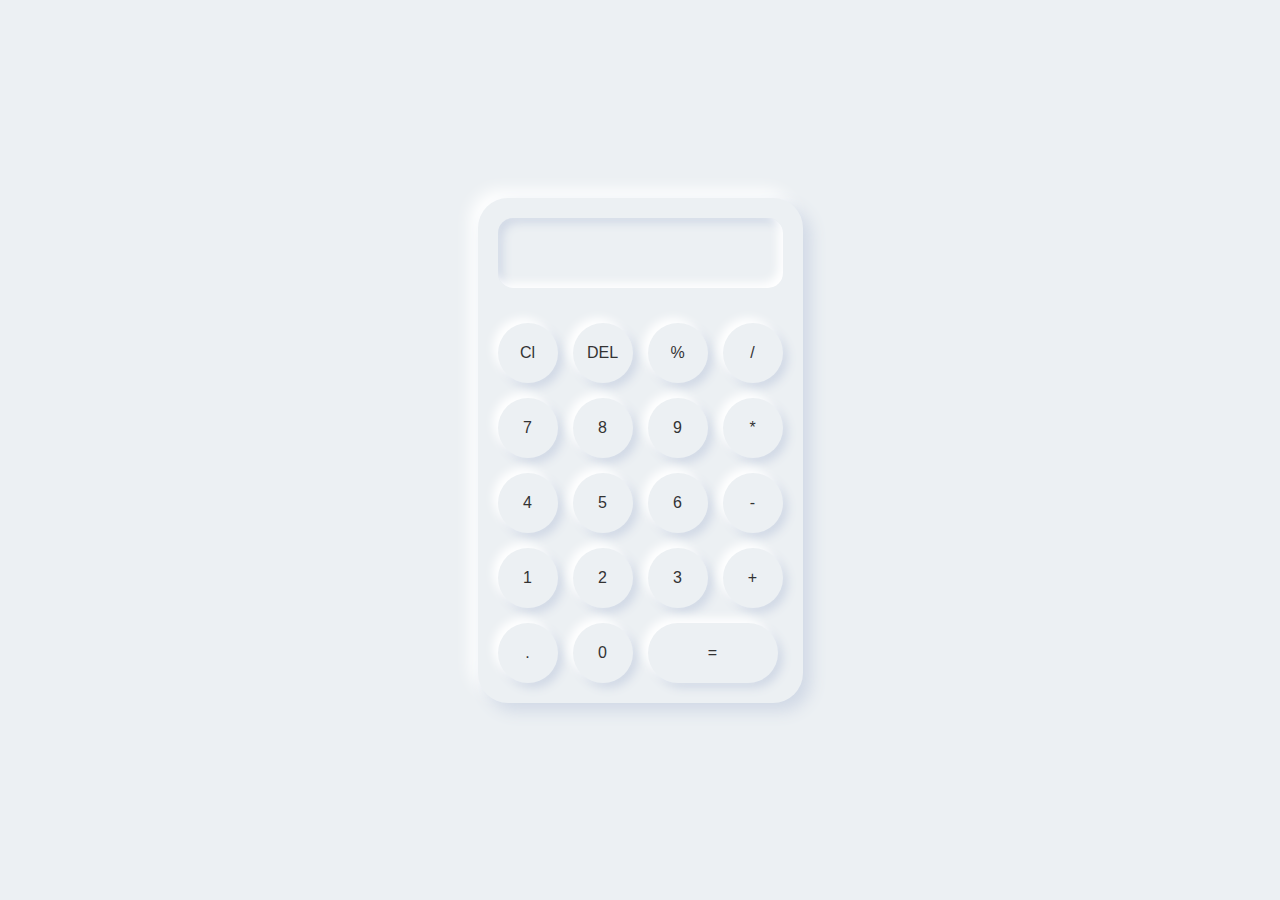
<file: index.html>
<!DOCTYPE html>
<html lang="en">
<head>
  <meta charset="UTF-8">
  <title>Calculator</title>
  <link rel="stylesheet" href="style.css">
</head>
<body>
  <div class="container">
    <div class="Calculator">
      <!-- Display Area -->
      <div id="display">
        <div id="expression"></div>
        <div id="result"></div>
      </div>

      <!-- Buttons -->
      <button onclick="Clear()">Cl</button>
      <button onclick="del()">DEL</button>
      <button onclick="display('%')">%</button>
      <button onclick="display('/')">/</button>
      <button onclick="display('7')">7</button>
      <button onclick="display('8')">8</button>
      <button onclick="display('9')">9</button>
      <button onclick="display('*')">*</button>
      <button onclick="display('4')">4</button>
      <button onclick="display('5')">5</button>
      <button onclick="display('6')">6</button>
      <button onclick="display('-')">-</button>
      <button onclick="display('1')">1</button>
      <button onclick="display('2')">2</button>
      <button onclick="display('3')">3</button>
      <button onclick="display('+')">+</button>
      <button onclick="display('.')">.</button>
      <button onclick="display('0')">0</button>
      <button onclick="Calculate()" class="equal">=</button>
    </div>
  </div>

  <script>
    let expressionBox = document.getElementById("expression");
    let resultBox = document.getElementById("result");
    let expression = "";

    function display(val) {
      if (resultBox.innerText !== "") {
        expression = "";
        resultBox.innerText = "";
      }
      expression += val;
      expressionBox.innerText = expression;
    }

    function Calculate() {
      try {
        const result = eval(expression);
        expressionBox.innerText = expression + " =";
        resultBox.innerText = result;
      } catch {
        alert("Invalid Expression");
      }
    }

    function Clear() {
      expression = "";
      expressionBox.innerText = "";
      resultBox.innerText = "";
    }

    function del() {
      expression = expression.slice(0, -1);
      expressionBox.innerText = expression;
    }
  </script>
</body>
</html>
</file>
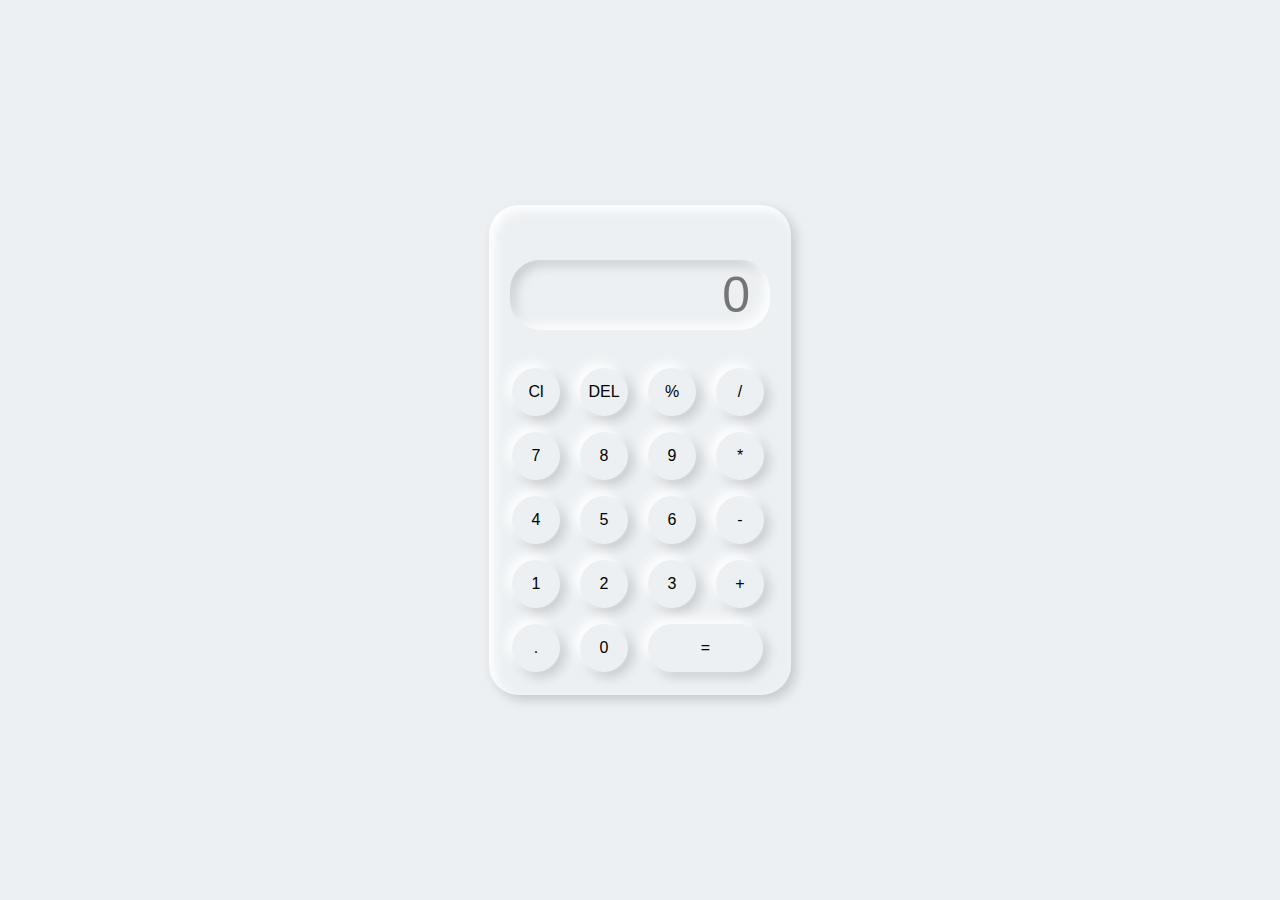
<file: index3.html>
<!DOCTYPE html>
<html lang="en">
<head>
    <meta charset="UTF-8">
    <meta name="viewport" content="width=device-width, initial-scale=1.0">
    <link rel="stylesheet" href="style3.css">
    <title>Calculator</title>
</head>
<body>
    <div class="container">
        <div class ="Calculator">
           <input type="text" placeholder="0" id="output-screen">
           <button onclick="Clear()">Cl</button>
           <button onclick="del()">DEL</button>
           <button onclick="display('%')">%</button>
           <button onclick="display('/')">/</button>
           <button onclick="display('7')">7</button>
           <button onclick="display('8')">8</button>
           <button onclick="display('9')">9</button>
           <button onclick="display('*')">*</button>
           <button onclick="display('4')">4</button>
           <button onclick="display('5')">5</button>
           <button onclick="display('6')">6</button>
           <button onclick="display('-')">-</button>
           <button onclick="display('1')">1</button>
           <button onclick="display('2')">2</button>
           <button onclick="display('3')">3</button>
           <button onclick="display('+')">+</button>
           <button onclick="display('.')">.</button>
           <button onclick="display('0')">0</button>
           <button onclick="Calculate()"class="equal">=</button>
        </div>
    </div>

    <script>
        let outputScreen = document.getElementById("output-screen");

        function display(num){
            outputScreen.value +=num;
        }
        function Calculate(){
            try{
                outputScreen.value = eval(outputScreen.value);
            }
            catch(err){
                alert("Invalid")
            }
        }
        function Clear(){
            outputScreen.value = "";
        }
        function del(){
            outputScreen.value = outputScreen.value.slice(0,-1);
        }
    </script>
</body>
</html>
</file>
<file: style.css>
* {
    margin: 0;
    padding: 0;
    box-sizing: border-box;
    background-color: #ecf0f3;
    font-family: 'Segoe UI', Tahoma, Geneva, Verdana, sans-serif;
    outline: none;
}

.container {
    height: 100vh;
    display: flex;
    justify-content: center;
    align-items: center;
}

.Calculator {
    background-color: #ecf0f3;
    padding: 20px;
    border-radius: 30px;
    box-shadow: 8px 8px 16px #d1d9e6,
                -8px -8px 16px #ffffff;
    display: grid;
    grid-template-columns: repeat(4, 60px);
    grid-gap: 15px;
}

#display {
    grid-column: span 4;
    height: 70px;
    width: 100%;
    background-color: #ecf0f3;
    box-shadow: inset -5px -5px 10px #ffffff,
                inset 5px 5px 10px #d1d9e6;
    border-radius: 15px;
    padding: 10px 20px;
    display: flex;
    flex-direction: column;
    justify-content: space-between;
    align-items: flex-end;
    margin-bottom: 20px;
}

#expression {
    font-size: 18px;
    color: #555;
}

#result {
    font-size: 32px;
    font-weight: bold;
    color: #333;
}

button {
    height: 60px;
    width: 60px;
    background-color: #ecf0f3;
    box-shadow: -5px -5px 10px #ffffff,
                 5px 5px 10px #d1d9e6;
    border: none;
    border-radius: 50%;
    font-size: 16px;
    color: #333;
    cursor: pointer;
    transition: 0.2s;
}

button:active {
    box-shadow: inset 5px 5px 10px #d1d9e6,
                inset -5px -5px 10px #ffffff;
}

.equal {
    grid-column: span 2;
    width: 130px;
    border-radius: 30px;
}
</file>
<file: style3.css>
*{
    margin: 0;
    padding: 0;
    box-sizing: border-box;
    background-color: #ecf0f3;
    font-family: sans-serif;
    outline: none;
}
.container{
    height: 100vh;
    display: flex;
    justify-content: center;
    align-items: center;
}
.Calculator{
    background-color: #ecf0f3;
    padding:15px ;
    border-radius: 30px;
    box-shadow: inset 5px 5px 12px #ffffff,
                      5px 5px 12px rgba(0,0,0,.16);
    display: grid;
    grid-template-columns: repeat(4,68px);
    justify-content: center;
}
input{
    grid-column: span 4;
    height: 70px;
    width: 260px;
    background-color: #ecf0f3;
    box-shadow: inset -5px -5px 12px #ffffff,
                inset 5px 5px 12px  rgba(0,0,0,.16);
    border: none;
    border-radius: 30px;
    color: rgb(70, 70, 70);
    font-size: 50px;
    text-align: end;
    margin: auto;
    margin-top: 40px;
    margin-bottom: 30px;
    padding: 20px;
}
button{
    height: 48px;
    width:48px ;
    background-color: #ecf0f3;
    box-shadow: -5px -5px 12px #ffffff,
                    5px 5px 12px rgba(0,0,0,.16);
    border: none;
    border-radius: 50%;
    margin: 8px;
    font-size: 16px;
}
.equal{
    width: 115px;
    border-radius: 40px;
    background-color: #ecf0f3;
    box-shadow: -5px -5px 12px #ffffff,
                    5px 5px 12px rgba(0,0,0,.16);
}
</file>
